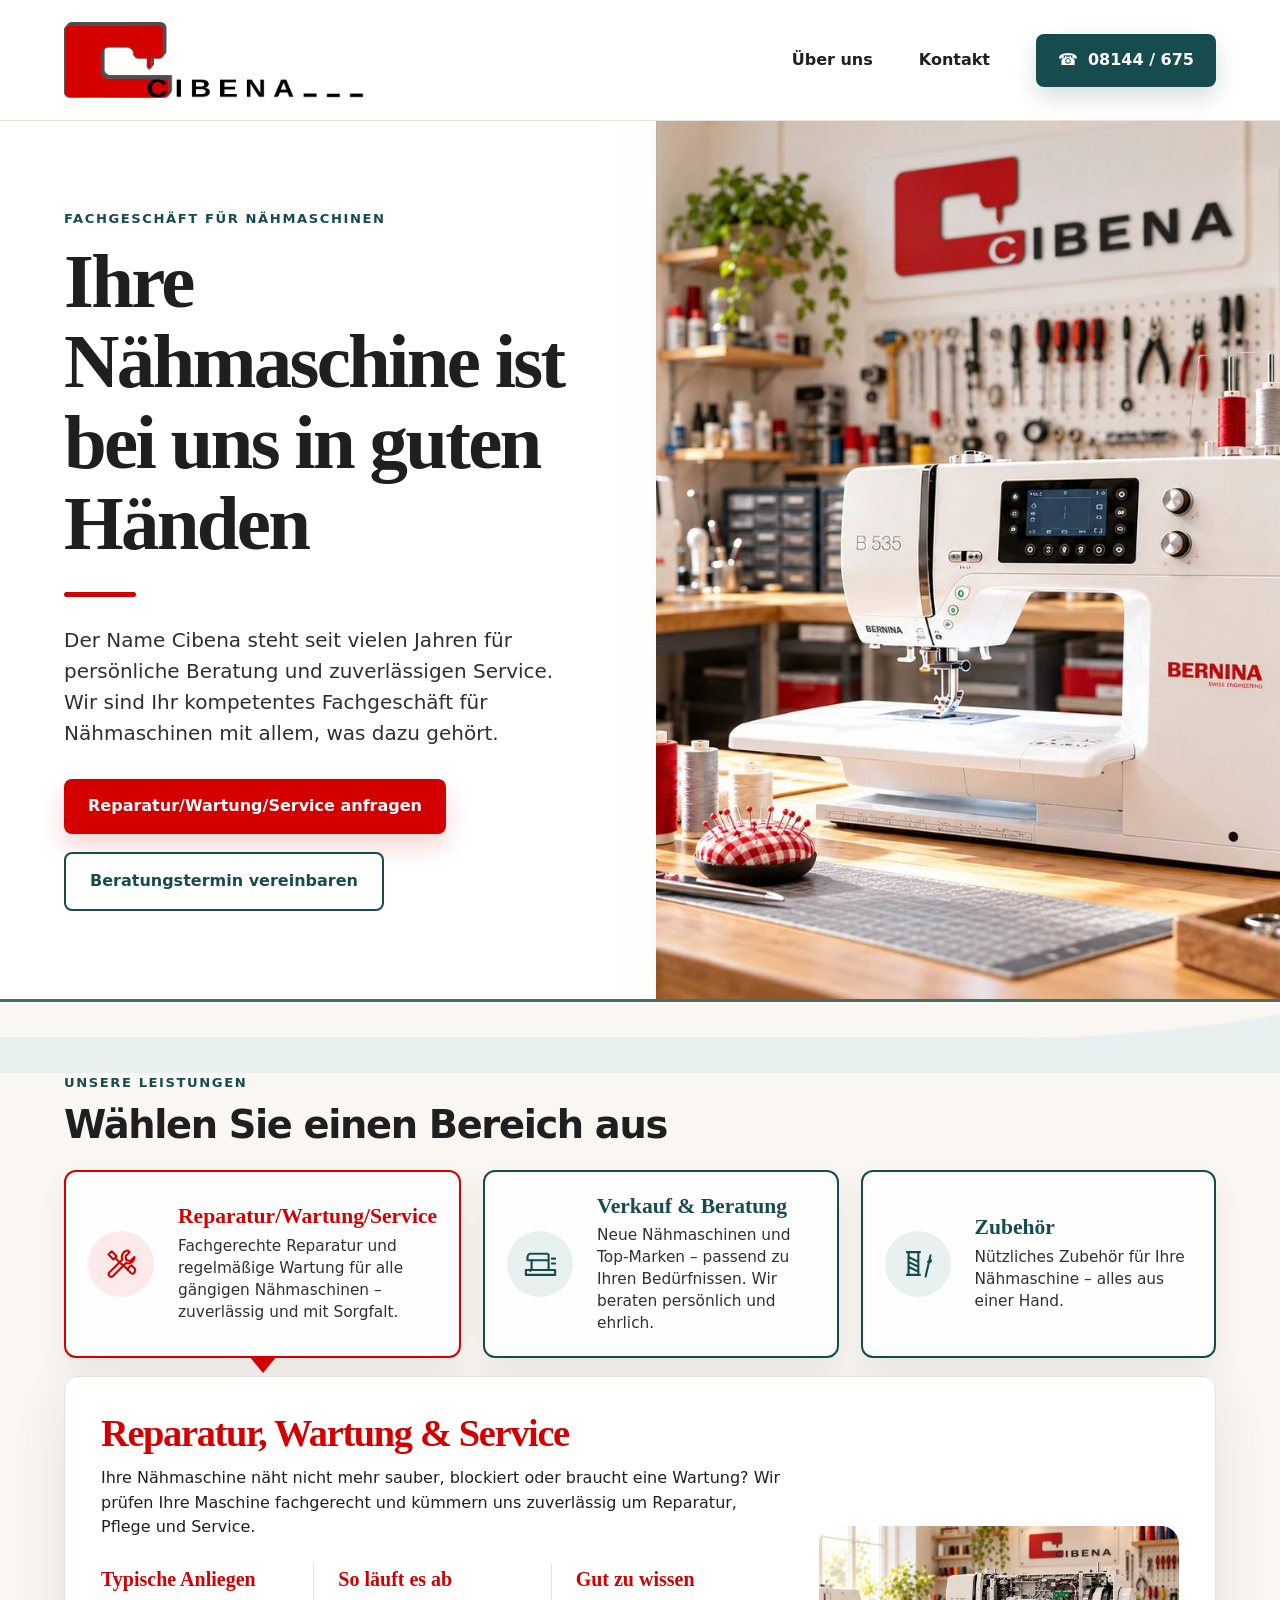
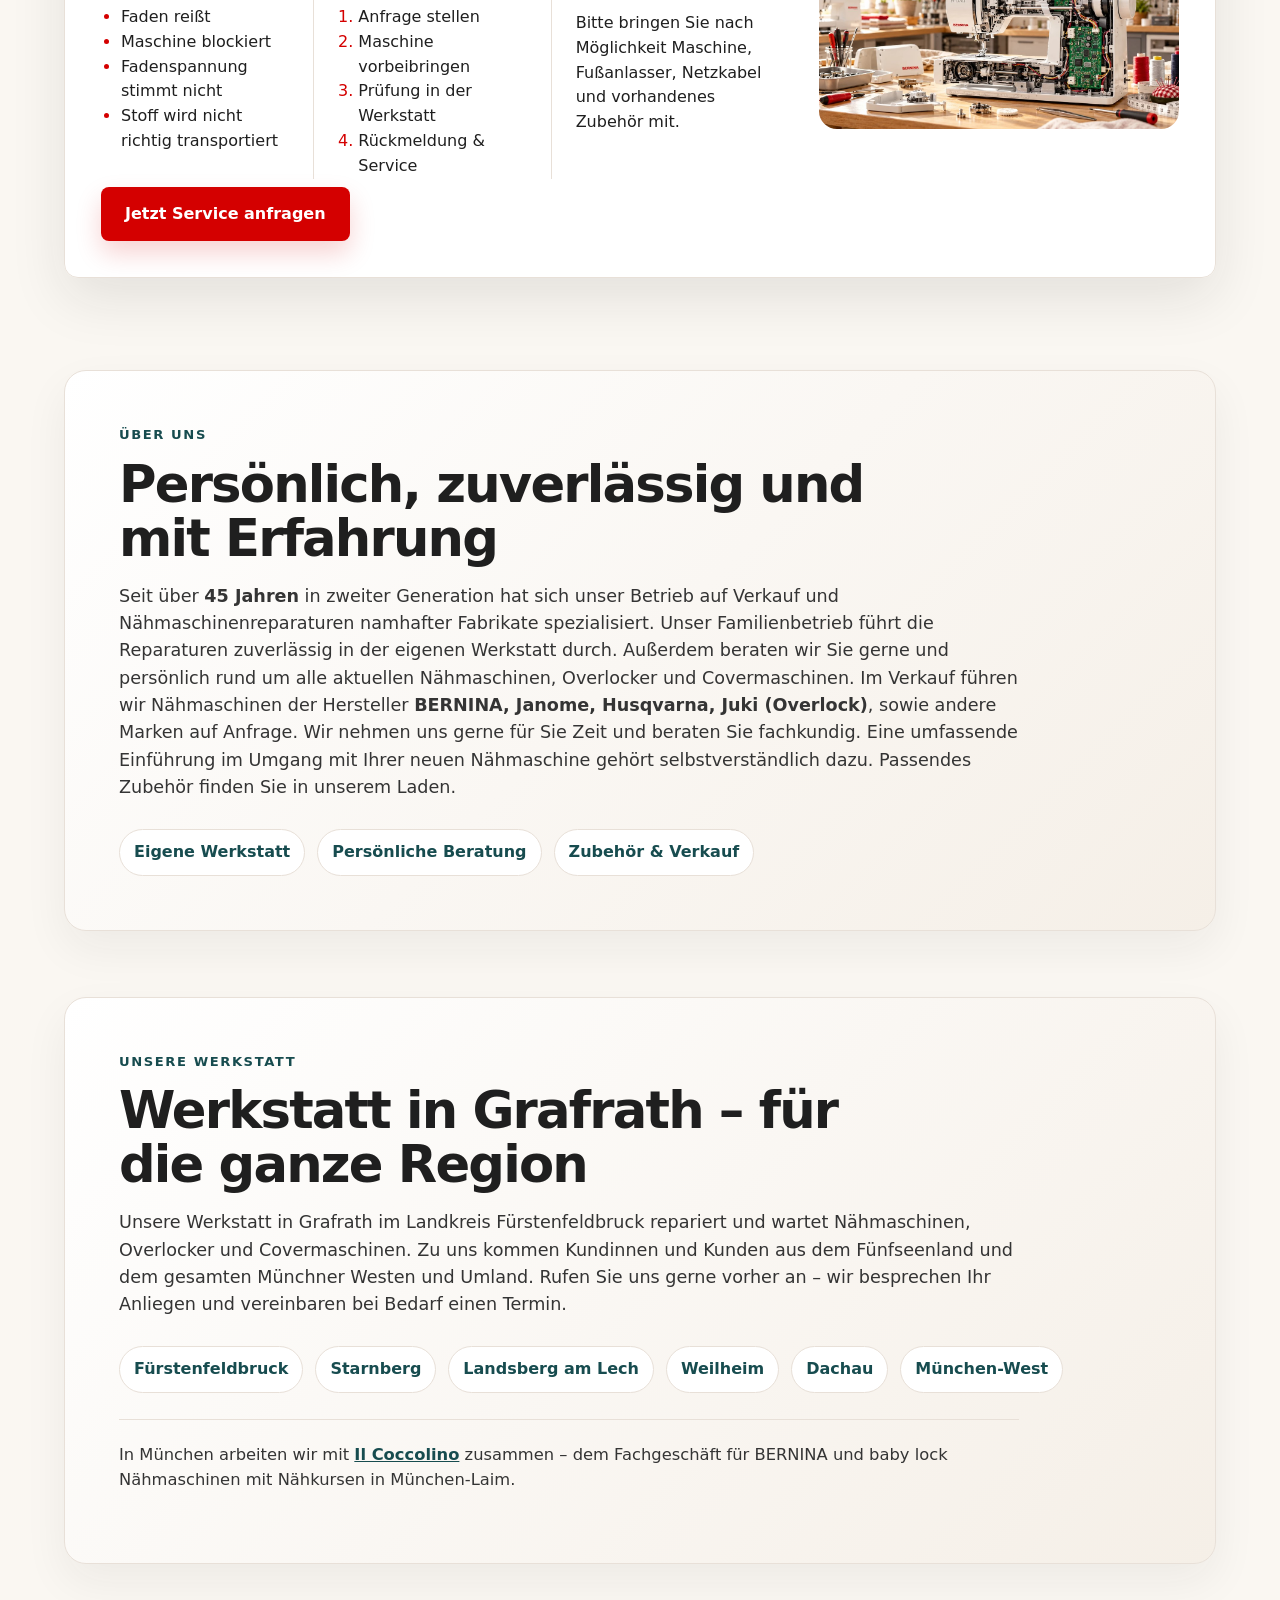
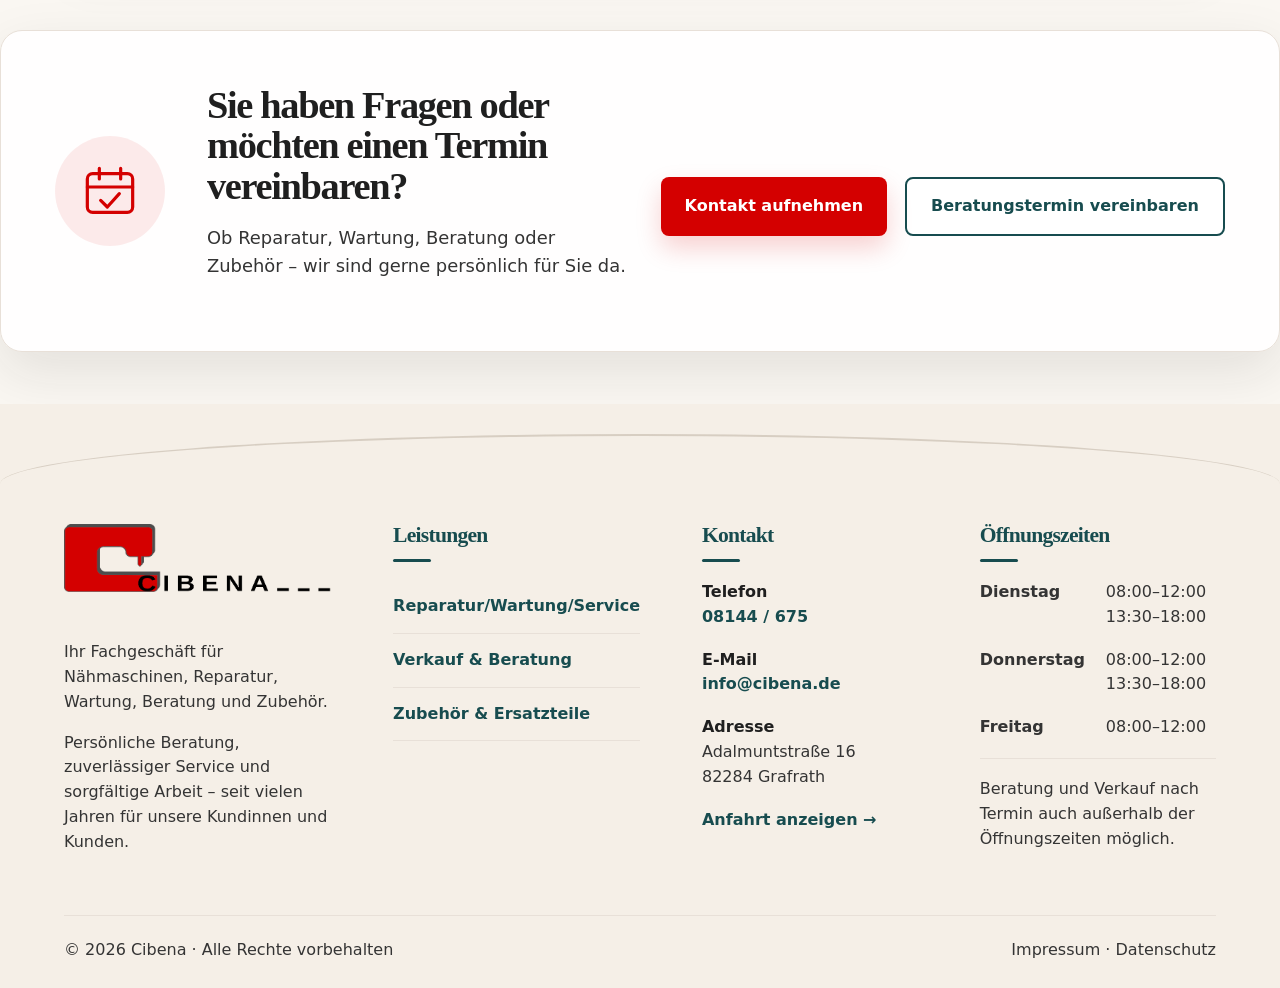
<file: index.html>
<!doctype html>
<html lang="de">
<head>
  <meta charset="utf-8" />
  <meta name="viewport" content="width=device-width, initial-scale=1" />
  <title>Cibena Grafrath – Nähmaschinen Reparatur, Wartung & Beratung im Fünfseenland</title>
  <meta name="description" content="Cibena in Grafrath: Fachbetrieb für Nähmaschinen mit eigener Werkstatt. Reparatur, Wartung, Verkauf, Beratung und Zubehör für Kunden aus Fürstenfeldbruck, dem Fünfseenland und Oberbayern." />
  <link rel="icon" href="assets/img/logo-cibena.png" type="image/png" />
  <link rel="stylesheet" href="assets/css/styles.css" />
  <script type="application/ld+json">
  {
    "@context": "https://schema.org",
    "@type": "LocalBusiness",
    "name": "Cibena",
    "description": "Fachbetrieb für Nähmaschinen mit eigener Werkstatt: Reparatur, Wartung, Verkauf, Beratung und Zubehör.",
    "url": "https://cibena.de/",
    "telephone": "+49 8144 675",
    "email": "info@cibena.de",
    "address": {"@type": "PostalAddress", "streetAddress": "Adalmuntstraße 16", "postalCode": "82284", "addressLocality": "Grafrath", "addressCountry": "DE"},
    "areaServed": ["Grafrath", "Fürstenfeldbruck", "Weilheim in Oberbayern", "Penzberg", "Starnberg", "Landsberg am Lech", "Dachau", "München"],
    "openingHoursSpecification": [
      {"@type": "OpeningHoursSpecification", "dayOfWeek": ["Tuesday", "Thursday"], "opens": "08:00", "closes": "12:00"},
      {"@type": "OpeningHoursSpecification", "dayOfWeek": ["Tuesday", "Thursday"], "opens": "13:30", "closes": "18:00"},
      {"@type": "OpeningHoursSpecification", "dayOfWeek": "Friday", "opens": "08:00", "closes": "12:00"}
    ]
  }
  </script>
</head>
<body>
  <header class="site-header" id="top">
    <a class="brand" href="#top" aria-label="Cibena Startseite">
      <img src="assets/img/logo-cibena.png" alt="Cibena" />
    </a>
    <nav class="main-nav" aria-label="Hauptnavigation">
      <a href="#ueber-uns">Über uns</a>
      <a href="#kontakt">Kontakt</a>
      <a class="phone-button" href="tel:+498144675" aria-label="Cibena anrufen">
        <span aria-hidden="true">☎</span> 08144 / 675
      </a>
    </nav>
  </header>

  <main>
    <section class="hero" aria-labelledby="hero-title">
      <div class="hero-copy">
        <p class="eyebrow">Fachgeschäft für Nähmaschinen</p>
        <h1 id="hero-title">Ihre Nähmaschine ist bei uns in guten Händen</h1>
        <div class="accent-line" aria-hidden="true"></div>
        <p class="hero-text">Der Name Cibena steht seit vielen Jahren für persönliche Beratung und zuverlässigen Service. Wir sind Ihr kompetentes Fachgeschäft für Nähmaschinen mit allem, was dazu gehört.</p>
        <div class="hero-actions">
          <a class="btn btn-primary" href="#leistungen" data-open-panel="repair">Reparatur/Wartung/Service anfragen</a>
          <a class="btn btn-secondary" href="#leistungen" data-open-panel="consulting">Beratungstermin vereinbaren</a>
        </div>
      </div>
      <div class="hero-image" role="img" aria-label="Helle Werkstatt mit Nähmaschine"></div>
    </section>

    <section class="services" id="leistungen" aria-labelledby="services-title">
      <div class="wave" aria-hidden="true"></div>
      <div class="section-head">
        <p class="eyebrow">Unsere Leistungen</p>
        <h2 id="services-title">Wählen Sie einen Bereich aus</h2>
      </div>

      <div class="service-tabs" role="tablist" aria-label="Leistungsbereiche">
        <button class="service-card is-active" type="button" role="tab" aria-selected="true" aria-controls="panel-repair" id="tab-repair" data-service="repair">
          <span class="icon-circle" aria-hidden="true">
            <svg viewBox="0 0 48 48"><path d="M32 8a8 8 0 0 0-7 11L9 35a3.2 3.2 0 0 0 4.5 4.5L29.5 23.5A8 8 0 0 0 40 16l-5 5-5-1-1-5 5-5-2-2Z"/><path d="M12 9l6 6-4 4-6-6zM16 17l9 9M25 25l7 7"/><path d="M31 31l5 5a2.5 2.5 0 0 0 4-1l1-4-5-5z"/></svg>
          </span>
          <span>
            <strong>Reparatur/Wartung/Service</strong>
            <small>Fachgerechte Reparatur und regelmäßige Wartung für alle gängigen Nähmaschinen – zuverlässig und mit Sorgfalt.</small>
          </span>
        </button>

        <button class="service-card" type="button" role="tab" aria-selected="false" aria-controls="panel-consulting" id="tab-consulting" data-service="consulting">
          <span class="icon-circle" aria-hidden="true">
            <svg viewBox="0 0 48 48"><path d="M6 38h36v-6H6z"/><path d="M34 32V14a2 2 0 0 0-2-2H12a4 4 0 0 0-4 4v4h26"/><path d="M13 20v10M13 30l-1.5 3M38 18h4M38 24h4"/></svg>
          </span>
          <span>
            <strong>Verkauf & Beratung</strong>
            <small>Neue Nähmaschinen und Top-Marken – passend zu Ihren Bedürfnissen. Wir beraten persönlich und ehrlich.</small>
          </span>
        </button>

        <button class="service-card" type="button" role="tab" aria-selected="false" aria-controls="panel-accessories" id="tab-accessories" data-service="accessories">
          <span class="icon-circle" aria-hidden="true">
            <svg viewBox="0 0 48 48"><path d="M11 10h16M11 38h16M13 10v28M25 10v28M13 16l12 6M13 22l12 6M13 28l12 6"/><path d="M34 40l6-26M37 22a2 2 0 1 0 2.2-3.2"/></svg>
          </span>
          <span>
            <strong>Zubehör</strong>
            <small>Nützliches Zubehör für Ihre Nähmaschine – alles aus einer Hand.</small>
          </span>
        </button>
      </div>

      <div class="detail-shell">
        <article class="detail-panel is-active" id="panel-repair" role="tabpanel" aria-labelledby="tab-repair" data-panel="repair">
          <div class="detail-content">
            <h3>Reparatur, Wartung & Service</h3>
            <p>Ihre Nähmaschine näht nicht mehr sauber, blockiert oder braucht eine Wartung? Wir prüfen Ihre Maschine fachgerecht und kümmern uns zuverlässig um Reparatur, Pflege und Service.</p>
            <div class="info-grid">
              <div>
                <h4>Typische Anliegen</h4>
                <ul>
                  <li>Faden reißt</li>
                  <li>Maschine blockiert</li>
                  <li>Fadenspannung stimmt nicht</li>
                  <li>Stoff wird nicht richtig transportiert</li>
                </ul>
              </div>
              <div>
                <h4>So läuft es ab</h4>
                <ol>
                  <li>Anfrage stellen</li>
                  <li>Maschine vorbeibringen</li>
                  <li>Prüfung in der Werkstatt</li>
                  <li>Rückmeldung & Service</li>
                </ol>
              </div>
              <div>
                <h4>Gut zu wissen</h4>
                <p>Bitte bringen Sie nach Möglichkeit Maschine, Fußanlasser, Netzkabel und vorhandenes Zubehör mit.</p>
              </div>
            </div>
            <a class="btn btn-primary" href="#kontakt">Jetzt Service anfragen</a>
          </div>
          <img class="detail-image" src="assets/img/detail-repair.jpg" alt="Werkzeug und Nähmaschinen-Zubehör" loading="lazy" />
        </article>

        <article class="detail-panel" id="panel-consulting" role="tabpanel" aria-labelledby="tab-consulting" data-panel="consulting" hidden>
          <div class="detail-content">
            <h3>Verkauf & Beratung</h3>
            <p>Ob Einsteiger, Hobbynäher oder erfahrene Näherin: Wir beraten Sie persönlich und helfen Ihnen, eine Nähmaschine zu finden, die zu Ihren Anforderungen passt.</p>
            <div class="info-grid">
              <div>
                <h4>Für Einsteiger</h4>
                <ul>
                  <li>Einfache Bedienung</li>
                  <li>Zuverlässige Grundfunktionen</li>
                  <li>Verständliche Einführung</li>
                </ul>
              </div>
              <div>
                <h4>Für Fortgeschrittene</h4>
                <ul>
                  <li>Mehr Komfort</li>
                  <li>Passende Funktionen</li>
                  <li>Gutes Zubehör</li>
                </ul>
              </div>
              <div>
                <h4>Persönliche Einweisung</h4>
                <p>Wir erklären Ihnen die Maschine in Ruhe und beantworten Ihre Fragen direkt im Fachgeschäft.</p>
              </div>
            </div>
            <a class="btn btn-primary" href="#kontakt">Beratungstermin vereinbaren</a>
          </div>
          <img class="detail-image" src="assets/img/detail-consulting.jpg" alt="Persönliche Beratung an einer Nähmaschine" loading="lazy" />
        </article>

        <article class="detail-panel" id="panel-accessories" role="tabpanel" aria-labelledby="tab-accessories" data-panel="accessories" hidden>
          <div class="detail-content">
            <h3>Zubehör</h3>
            <p>Bei uns finden Sie Zubehör und Verbrauchsmaterial für viele gängige Nähmaschinen. Wir beraten Sie gerne, welches Teil zu Ihrer Maschine passt.</p>
            <div class="info-grid">
              <div>
                <h4>Zubehör</h4>
                <ul>
                  <li>Nadeln</li>
                  <li>Spulen</li>
                  <li>Nähfüße</li>
                  <li>Garn</li>
                </ul>
              </div>
              <div>
                <h4>Gut zu wissen</h4>
                <p>Bringen Sie nach Möglichkeit Marke, Modell oder die Maschine selbst mit, damit wir das passende Zubehör finden.</p>
              </div>
            </div>
            <a class="btn btn-primary" href="#kontakt">Zubehör anfragen</a>
          </div>
          <img class="detail-image" src="assets/img/detail-accessories.jpg" alt="Nähmaschinen-Zubehör und Ersatzteile" loading="lazy" />
        </article>
      </div>
    </section>

    <section class="about" id="ueber-uns" aria-labelledby="about-title">
      <div class="about-card">
        <p class="eyebrow">Über uns</p>
        <h2 id="about-title">Persönlich, zuverlässig und mit Erfahrung</h2>
		  <p>Seit über <strong>45 Jahren</strong> in zweiter Generation hat sich unser Betrieb auf Verkauf und Nähmaschinenreparaturen namhafter Fabrikate spezialisiert. Unser Familienbetrieb führt die Reparaturen zuverlässig in der eigenen Werkstatt durch. Außerdem beraten wir Sie gerne und persönlich rund um alle aktuellen Nähmaschinen, Overlocker und Covermaschinen. Im Verkauf führen wir Nähmaschinen der Hersteller <strong>BERNINA, Janome, Husqvarna, Juki (Overlock)</strong>, sowie andere Marken auf Anfrage. Wir nehmen uns gerne für Sie Zeit und  beraten Sie fachkundig. Eine umfassende Einführung im Umgang mit Ihrer neuen Nähmaschine gehört selbstverständlich dazu. Passendes Zubehör finden Sie in unserem Laden.</p>
        <div class="trust-list" aria-label="Vorteile">
          <span>Eigene Werkstatt</span>
          <span>Persönliche Beratung</span>
          <span>Zubehör & Verkauf</span>
        </div>
      </div>
    </section>

    <section class="about region" id="region" aria-labelledby="region-title">
      <div class="about-card">
        <p class="eyebrow">Unsere Werkstatt</p>
        <h2 id="region-title">Werkstatt in Grafrath – für die ganze Region</h2>
        <p>Unsere Werkstatt in Grafrath im Landkreis Fürstenfeldbruck repariert und wartet Nähmaschinen, Overlocker und Covermaschinen. Zu uns kommen Kundinnen und Kunden aus dem Fünfseenland und dem gesamten Münchner Westen und Umland. Rufen Sie uns gerne vorher an – wir besprechen Ihr Anliegen und vereinbaren bei Bedarf einen Termin.</p>
        <div class="trust-list" aria-label="Einzugsgebiet">
          <span>Fürstenfeldbruck</span>
          <span>Starnberg</span>
          <span>Landsberg am Lech</span>
          <span>Weilheim</span>
          <span>Dachau</span>
          <span>München-West</span>
        </div>
        <p class="partner">In München arbeiten wir mit <a href="https://www.il-coccolino.de/" target="_blank" rel="noopener">Il Coccolino</a> zusammen – dem Fachgeschäft für BERNINA und baby lock Nähmaschinen mit Nähkursen in München-Laim.</p>
      </div>
    </section>

    <section class="contact-cta" id="kontakt" aria-labelledby="contact-title">
      <div class="cta-icon" aria-hidden="true">
        <svg viewBox="0 0 48 48"><rect x="7" y="11" width="34" height="29" rx="4"/><path d="M7 21h34M16 7v8M32 7v8M17 31l5 5 9-10"/></svg>
      </div>
      <div>
        <h2 id="contact-title">Sie haben Fragen oder möchten einen Termin vereinbaren?</h2>
        <p>Ob Reparatur, Wartung, Beratung oder Zubehör – wir sind gerne persönlich für Sie da.</p>
      </div>
      <div class="cta-actions">
        <a class="btn btn-primary" href="tel:+498144675">Kontakt aufnehmen</a>
        <a class="btn btn-secondary" href="mailto:info@cibena.de?subject=Beratungstermin%20vereinbaren">Beratungstermin vereinbaren</a>
      </div>
    </section>
  </main>

  <footer class="footer">
    <div class="footer-wave" aria-hidden="true"></div>
    <div class="footer-grid">
      <div class="footer-brand">
        <img src="assets/img/logo-cibena.png" alt="Cibena" />
        <p>Ihr Fachgeschäft für Nähmaschinen, Reparatur, Wartung, Beratung und Zubehör.</p>
        <p>Persönliche Beratung, zuverlässiger Service und sorgfältige Arbeit – seit vielen Jahren für unsere Kundinnen und Kunden.</p>
      </div>

      <div>
        <h3>Leistungen</h3>
        <ul class="footer-links">
          <li><a href="#leistungen" data-open-panel="repair">Reparatur/Wartung/Service</a></li>
          <li><a href="#leistungen" data-open-panel="consulting">Verkauf & Beratung</a></li>
          <li><a href="#leistungen" data-open-panel="accessories">Zubehör & Ersatzteile</a></li>
        </ul>
      </div>

      <div>
        <h3>Kontakt</h3>
        <ul class="contact-list">
          <li><strong>Telefon</strong><a href="tel:+498144675">08144 / 675</a></li>
          <li><strong>E-Mail</strong><a href="mailto:info@cibena.de">info@cibena.de</a></li>
          <li><strong>Adresse</strong><span>Adalmuntstraße 16<br />82284 Grafrath</span></li>
          <li><a class="text-link" href="https://www.google.com/maps/search/?api=1&query=Cibena%20Grafrath" rel="noopener">Anfahrt anzeigen →</a></li>
        </ul>
      </div>

      <div>
        <h3>Öffnungszeiten</h3>
        <dl class="hours">
          <div><dt>Dienstag</dt><dd>08:00–12:00<br />13:30–18:00</dd></div>
          <div><dt>Donnerstag</dt><dd>08:00–12:00<br />13:30–18:00</dd></div>
          <div><dt>Freitag</dt><dd>08:00–12:00</dd></div>
        </dl>
        <p class="hint">Beratung und Verkauf nach Termin auch außerhalb der Öffnungszeiten möglich.</p>
      </div>
    </div>
    <div class="legal">
      <span>© <span id="year"></span> Cibena · Alle Rechte vorbehalten</span>
      <span><a href="impressum.html">Impressum</a> · <a href="datenschutz.html">Datenschutz</a></span>
    </div>
  </footer>

  <script src="assets/js/main.js"></script>
</body>
</html>
</file>
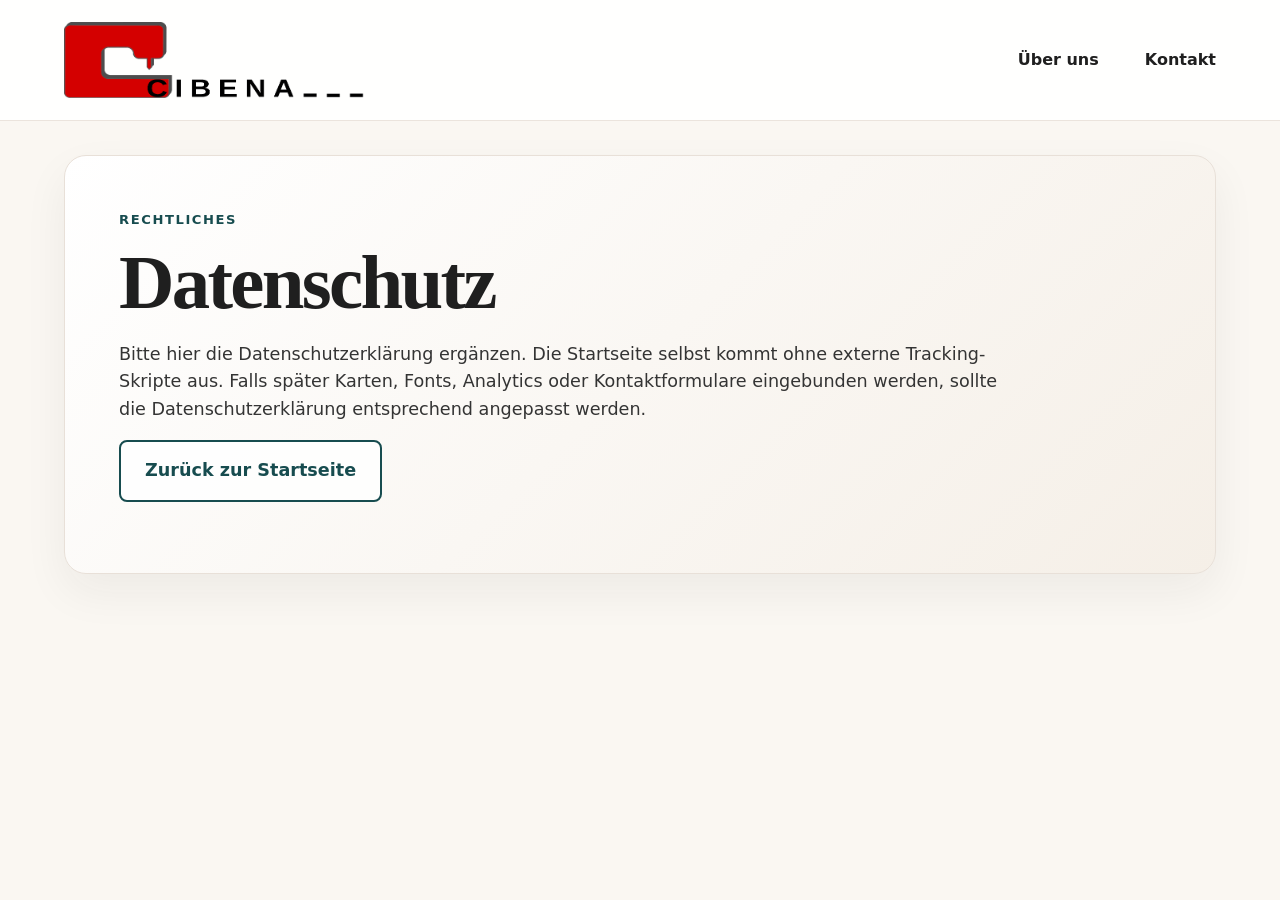
<file: datenschutz.html>
<!doctype html>
<html lang="de"><head><meta charset="utf-8"><meta name="viewport" content="width=device-width,initial-scale=1"><title>Datenschutz – Cibena</title><link rel="stylesheet" href="assets/css/styles.css"></head>
<body><header class="site-header"><a class="brand" href="index.html"><img src="assets/img/logo-cibena.png" alt="Cibena"></a><nav class="main-nav"><a href="index.html#ueber-uns">Über uns</a><a href="index.html#kontakt">Kontakt</a></nav></header>
<main class="about"><section class="about-card"><p class="eyebrow">Rechtliches</p><h1>Datenschutz</h1><p>Bitte hier die Datenschutzerklärung ergänzen. Die Startseite selbst kommt ohne externe Tracking-Skripte aus. Falls später Karten, Fonts, Analytics oder Kontaktformulare eingebunden werden, sollte die Datenschutzerklärung entsprechend angepasst werden.</p><p><a class="btn btn-secondary" href="index.html">Zurück zur Startseite</a></p></section></main></body></html>
</file>
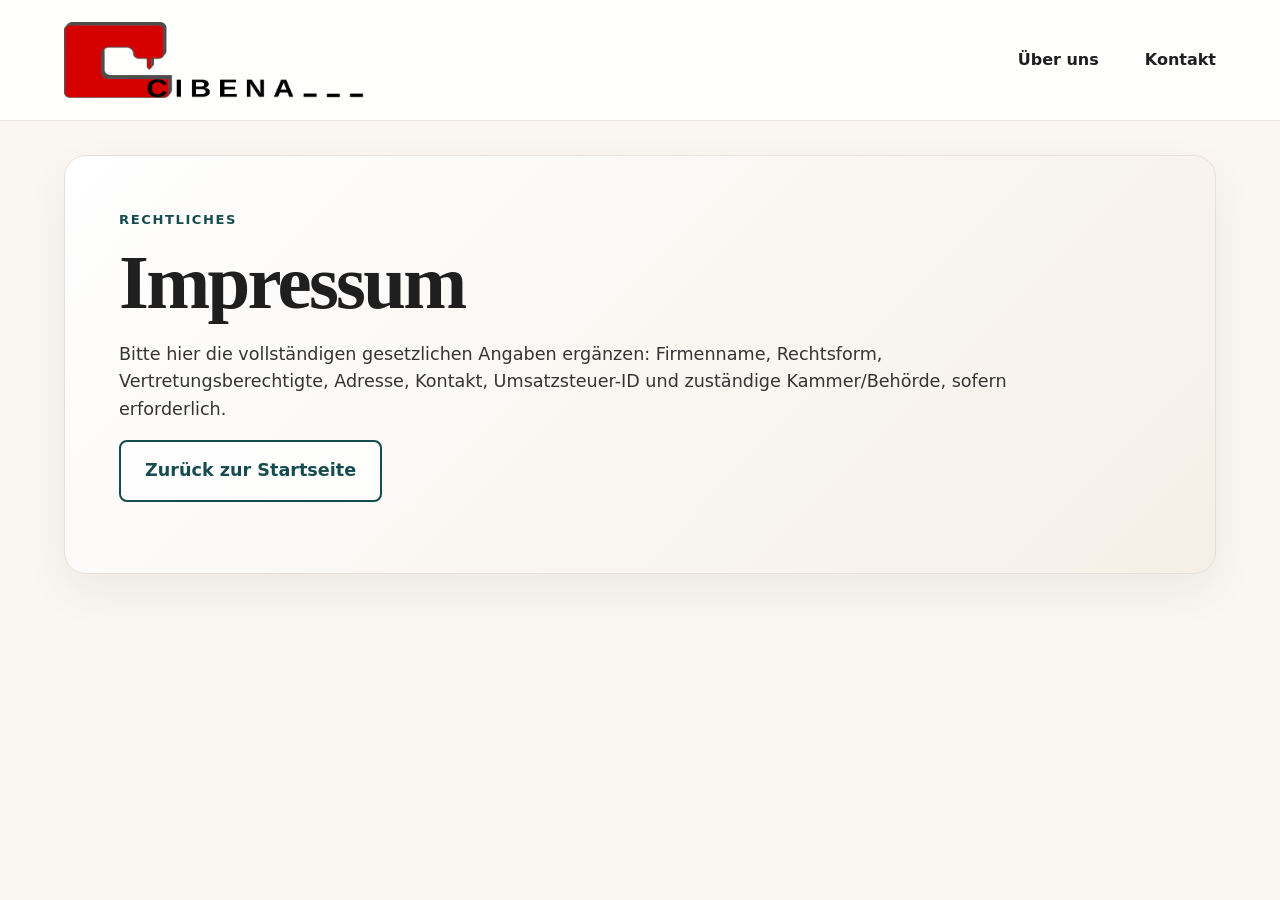
<file: impressum.html>
<!doctype html>
<html lang="de"><head><meta charset="utf-8"><meta name="viewport" content="width=device-width,initial-scale=1"><title>Impressum – Cibena</title><link rel="stylesheet" href="assets/css/styles.css"></head>
<body><header class="site-header"><a class="brand" href="index.html"><img src="assets/img/logo-cibena.png" alt="Cibena"></a><nav class="main-nav"><a href="index.html#ueber-uns">Über uns</a><a href="index.html#kontakt">Kontakt</a></nav></header>
<main class="about"><section class="about-card"><p class="eyebrow">Rechtliches</p><h1>Impressum</h1><p>Bitte hier die vollständigen gesetzlichen Angaben ergänzen: Firmenname, Rechtsform, Vertretungsberechtigte, Adresse, Kontakt, Umsatzsteuer-ID und zuständige Kammer/Behörde, sofern erforderlich.</p><p><a class="btn btn-secondary" href="index.html">Zurück zur Startseite</a></p></section></main></body></html>
</file>
<file: assets/css/styles.css>
:root {
  --red: #d40000;
  --red-dark: #9f0000;
  --petrol: #174c4f;
  --petrol-soft: #e8f1f0;
  --cream: #faf7f2;
  --cream-2: #f5efe7;
  --surface: #ffffff;
  --text: #1f1f1f;
  --muted: #66615c;
  --border: #e8e0d8;
  --shadow: 0 20px 55px rgba(31, 31, 31, .10);
  --radius: 22px;
  --max: 1280px;
}

* { box-sizing: border-box; }
html { scroll-behavior: smooth; }
body {
  margin: 0;
  font-family: Inter, ui-sans-serif, system-ui, -apple-system, BlinkMacSystemFont, "Segoe UI", sans-serif;
  color: var(--text);
  background: var(--cream);
  line-height: 1.55;
}
img { max-width: 100%; height: auto; }
a { color: inherit; }

.site-header {
  position: sticky;
  top: 0;
  z-index: 20;
  display: flex;
  align-items: center;
  justify-content: space-between;
  gap: 32px;
  padding: 22px clamp(22px, 5vw, 68px);
  background: rgba(255, 255, 255, .92);
  backdrop-filter: blur(18px);
  border-bottom: 1px solid rgba(232, 224, 216, .85);
}
.brand img { width: 300px; display: block; }
.main-nav { display: flex; align-items: center; gap: clamp(18px, 4vw, 46px); font-weight: 700; }
.main-nav a { text-decoration: none; }
.main-nav a:not(.phone-button):hover { color: var(--red); }
.phone-button {
  display: inline-flex;
  align-items: center;
  gap: 10px;
  background: var(--petrol);
  color: #fff;
  padding: 14px 22px;
  border-radius: 8px;
  box-shadow: 0 10px 22px rgba(23, 76, 79, .18);
}

.hero {
  display: grid;
  grid-template-columns: minmax(0, 1fr) minmax(420px, .95fr);
  min-height: 610px;
  background: linear-gradient(90deg, #fff 0%, #fff 47%, rgba(255,255,255,.64) 55%, rgba(255,255,255,0) 68%), var(--cream);
  overflow: hidden;
}
.hero-copy {
  align-self: center;
  padding: clamp(46px, 7vw, 88px) clamp(22px, 5vw, 68px);
  max-width: 760px;
}
.eyebrow {
  margin: 0 0 12px;
  color: var(--petrol);
  font-size: .82rem;
  font-weight: 800;
  letter-spacing: .12em;
  text-transform: uppercase;
}
h1, h2, h3 {
  margin: 0;
  line-height: 1.05;
  letter-spacing: -.035em;
}
h1 {
  font-family: Georgia, "Times New Roman", serif;
  font-size: clamp(3rem, 7vw, 4.8rem);
  font-weight: 600;
  max-width: 720px;
}
h2 { font-size: clamp(2rem, 4vw, 3.6rem); }
h3 { font-size: clamp(2rem, 3vw, 3.1rem); color: var(--red); font-family: Georgia, "Times New Roman", serif; font-weight: 600; }
h4 { margin: 0 0 10px; color: var(--red); font-family: Georgia, "Times New Roman", serif; font-size: 1.25rem; }
.accent-line { width: 72px; height: 5px; margin: 28px 0; background: var(--red); border-radius: 999px; }
.hero-text { max-width: 640px; font-size: clamp(1.05rem, 2vw, 1.25rem); color: #2f2f2f; }
.hero-actions, .cta-actions { display: flex; flex-wrap: wrap; gap: 18px; margin-top: 30px; }
.btn {
  display: inline-flex;
  align-items: center;
  justify-content: center;
  min-height: 54px;
  padding: 15px 24px;
  border-radius: 8px;
  text-decoration: none;
  font-weight: 800;
  transition: transform .2s ease, box-shadow .2s ease, background .2s ease;
}
.btn:hover { transform: translateY(-2px); }
.btn-primary { background: var(--red); color: #fff; box-shadow: 0 12px 26px rgba(212,0,0,.18); }
.btn-primary:hover { background: var(--red-dark); }
.btn-secondary { border: 2px solid var(--petrol); color: var(--petrol); background: rgba(255,255,255,.82); }
.hero-image {
  min-height: 560px;
  background-image: url('../img/hero-workshop.jpg');
  background-size: cover;
  background-position: center;
}

.services { position: relative; padding: 0 clamp(20px, 5vw, 68px) 58px; }
.wave {
  height: 74px;
  margin-inline: calc(clamp(20px, 5vw, 68px) * -1);
  background:
    radial-gradient(120% 80px at 15% 0%, transparent 72%, var(--petrol-soft) 72.5% 100%),
    linear-gradient(180deg, transparent 0 50%, var(--petrol-soft) 50% 100%);
  border-top: 3px solid rgba(23, 76, 79, .85);
  opacity: .92;
}
.section-head { max-width: var(--max); margin: 0 auto 24px; }
.section-head h2 { font-size: clamp(1.8rem, 3vw, 2.6rem); }
.service-tabs {
  max-width: var(--max);
  margin: 0 auto 18px;
  display: grid;
  grid-template-columns: repeat(3, 1fr);
  gap: 22px;
}
.service-card {
  position: relative;
  border: 2px solid var(--petrol);
  border-radius: 12px;
  background: rgba(255,255,255,.92);
  padding: 22px;
  display: grid;
  grid-template-columns: 72px 1fr;
  gap: 18px;
  align-items: center;
  text-align: left;
  font: inherit;
  color: var(--petrol);
  cursor: pointer;
  box-shadow: 0 14px 32px rgba(31,31,31,.07);
  transition: transform .2s ease, border .2s ease, color .2s ease, box-shadow .2s ease;
}
.service-card:hover { transform: translateY(-3px); box-shadow: 0 20px 45px rgba(31,31,31,.10); }
.service-card strong { display: block; margin-bottom: 7px; font-family: Georgia, "Times New Roman", serif; font-size: 1.35rem; line-height: 1.15; }
.service-card small { display: block; color: #303030; font-size: .96rem; line-height: 1.42; }
.service-card.is-active { border-color: var(--red); color: var(--red); }
.service-card.is-active::after {
  content: "";
  position: absolute;
  left: 50%;
  bottom: -17px;
  transform: translateX(-50%);
  border-left: 14px solid transparent;
  border-right: 14px solid transparent;
  border-top: 17px solid var(--red);
}
.icon-circle {
  width: 66px; height: 66px; border-radius: 50%; display: grid; place-items: center;
  background: var(--petrol-soft);
}
.service-card.is-active .icon-circle { background: rgba(212,0,0,.08); }
.icon-circle svg { width: 39px; height: 39px; fill: none; stroke: currentColor; stroke-width: 2.6; stroke-linecap: round; stroke-linejoin: round; }

.detail-shell { max-width: var(--max); margin: 0 auto; }
.detail-panel {
  display: grid;
  grid-template-columns: 1fr minmax(250px, 360px);
  gap: 30px;
  align-items: center;
  background: rgba(255,255,255,.95);
  border: 1px solid var(--border);
  border-radius: 14px;
  padding: clamp(24px, 4vw, 36px);
  box-shadow: var(--shadow);
  animation: fadeIn .28s ease both;
}
@keyframes fadeIn { from { opacity: 0; transform: translateY(8px); } to { opacity: 1; transform: none; } }
.detail-content > p { max-width: 820px; margin: 12px 0 24px; }
.info-grid { display: grid; grid-template-columns: repeat(3, 1fr); gap: 24px; margin: 24px 0 8px; }
.info-grid > div { padding-right: 20px; border-right: 1px solid var(--border); }
.info-grid > div:last-child { border-right: 0; }
ul, ol { margin: 0; padding-left: 1.25rem; }
li::marker { color: var(--red); }
.detail-image { width: 100%; max-height: 310px; object-fit: cover; border-radius: 18px; justify-self: end; }

.about { padding: 34px clamp(20px, 5vw, 68px) 66px; }
.about-card {
  max-width: var(--max);
  margin: 0 auto;
  padding: clamp(28px, 5vw, 54px);
  border-radius: var(--radius);
  background: linear-gradient(135deg, #fff, var(--cream-2));
  border: 1px solid var(--border);
  box-shadow: 0 18px 45px rgba(31,31,31,.06);
}
.about-card h2 { max-width: 770px; }
.about-card p:not(.eyebrow) { max-width: 900px; color: #343434; font-size: 1.1rem; }
.trust-list { display: flex; flex-wrap: wrap; gap: 12px; margin-top: 28px; }
.trust-list span { padding: 10px 14px; border: 1px solid var(--border); background: #fff; border-radius: 999px; color: var(--petrol); font-weight: 800; }

.contact-cta {
  max-width: var(--max);
  margin: 0 auto 52px;
  padding: clamp(28px, 5vw, 54px);
  display: grid;
  grid-template-columns: 120px 1fr auto;
  align-items: center;
  gap: 32px;
  background: rgba(255,255,255,.92);
  border: 1px solid var(--border);
  border-radius: var(--radius);
  box-shadow: var(--shadow);
}
.cta-icon { width: 110px; height: 110px; border-radius: 50%; background: rgba(212,0,0,.08); color: var(--red); display: grid; place-items: center; }
.cta-icon svg { width: 64px; fill: none; stroke: currentColor; stroke-width: 2.4; stroke-linecap: round; stroke-linejoin: round; }
.contact-cta h2 { font-family: Georgia, "Times New Roman", serif; font-weight: 600; font-size: clamp(2rem, 3vw, 3rem); }
.contact-cta p { color: #343434; font-size: 1.12rem; }

.footer { padding: 30px clamp(20px, 5vw, 68px) 26px; background: var(--cream-2); }
.footer-wave { height: 50px; margin: 0 calc(clamp(20px, 5vw, 68px) * -1) 40px; border-top: 2px solid rgba(177, 164, 150, .45); border-radius: 50% 50% 0 0 / 100% 100% 0 0; }
.footer-grid { max-width: var(--max); margin: 0 auto; display: grid; grid-template-columns: 1.3fr 1fr 1.05fr 1.15fr; gap: clamp(28px, 5vw, 62px); }
.footer h3 { color: var(--petrol); font-size: 1.35rem; font-family: Georgia, "Times New Roman", serif; margin-bottom: 18px; }
.footer h3::after { content: ""; display: block; width: 38px; height: 3px; background: var(--petrol); margin-top: 12px; border-radius: 99px; }
.footer-brand img { width: 288px; margin-bottom: 24px; }
.footer p, .footer li, .hours { color: #343434; }
.footer-links, .contact-list { list-style: none; padding: 0; margin: 0; }
.footer-links li { border-bottom: 1px solid var(--border); }
.footer-links a { display: block; padding: 14px 0; text-decoration: none; color: var(--petrol); font-weight: 800; }
.footer-links a:hover, .text-link:hover { color: var(--red); }
.contact-list li { margin-bottom: 18px; }
.contact-list strong { display: block; color: var(--text); }
.contact-list a { color: var(--petrol); font-weight: 800; text-decoration: none; }
.hours { margin: 0; }
.hours div { display: grid; grid-template-columns: 1fr 1fr; gap: 16px; margin-bottom: 18px; }
.hours dt { font-weight: 800; }
.hours dd { margin: 0; }
.hint { border-top: 1px solid var(--border); padding-top: 18px; }
.legal { max-width: var(--max); margin: 44px auto 0; padding-top: 22px; border-top: 1px solid var(--border); display: flex; justify-content: space-between; gap: 18px; color: #343434; }
.legal a { text-decoration: none; }
.legal a:hover { color: var(--red); }

@media (max-width: 1050px) {
  .hero { grid-template-columns: 1fr; background: #fff; }
  .hero-image { min-height: 420px; order: -1; }
  .service-tabs, .info-grid, .footer-grid { grid-template-columns: 1fr; }
  .detail-panel, .contact-cta { grid-template-columns: 1fr; }
  .detail-image { justify-self: stretch; }
  .info-grid > div { border-right: 0; border-bottom: 1px solid var(--border); padding: 0 0 18px; }
  .info-grid > div:last-child { border-bottom: 0; }
}
@media (max-width: 720px) {
  .site-header { position: static; align-items: flex-start; flex-direction: column; }
  .brand img { width: 240px; }
  .main-nav { width: 100%; flex-wrap: wrap; gap: 16px 24px; }
  .phone-button { width: 100%; justify-content: center; }
  h1 { font-size: clamp(3rem, 14vw, 4.6rem); }
  .hero-copy { padding-top: 38px; }
  .hero-image { min-height: 320px; }
  .service-card { grid-template-columns: 58px 1fr; padding: 18px; }
  .icon-circle { width: 54px; height: 54px; }
  .icon-circle svg { width: 32px; height: 32px; }
  .legal { flex-direction: column; }
}

/* Sicherstellen, dass inaktive SPA-Detailkacheln nicht sichtbar sind.
   Ohne diese Regel kann die display:grid-Regel das HTML-hidden-Attribut ueberstimmen. */
.detail-panel[hidden] {
  display: none !important;
}

.region { padding-top: 0; }
.region-cta { margin-top: 26px; }
.about-card p.partner { margin-top: 26px; padding-top: 22px; border-top: 1px solid var(--border); font-size: 1.02rem; }
.about-card p.partner a { color: var(--petrol); font-weight: 800; }
</file>
